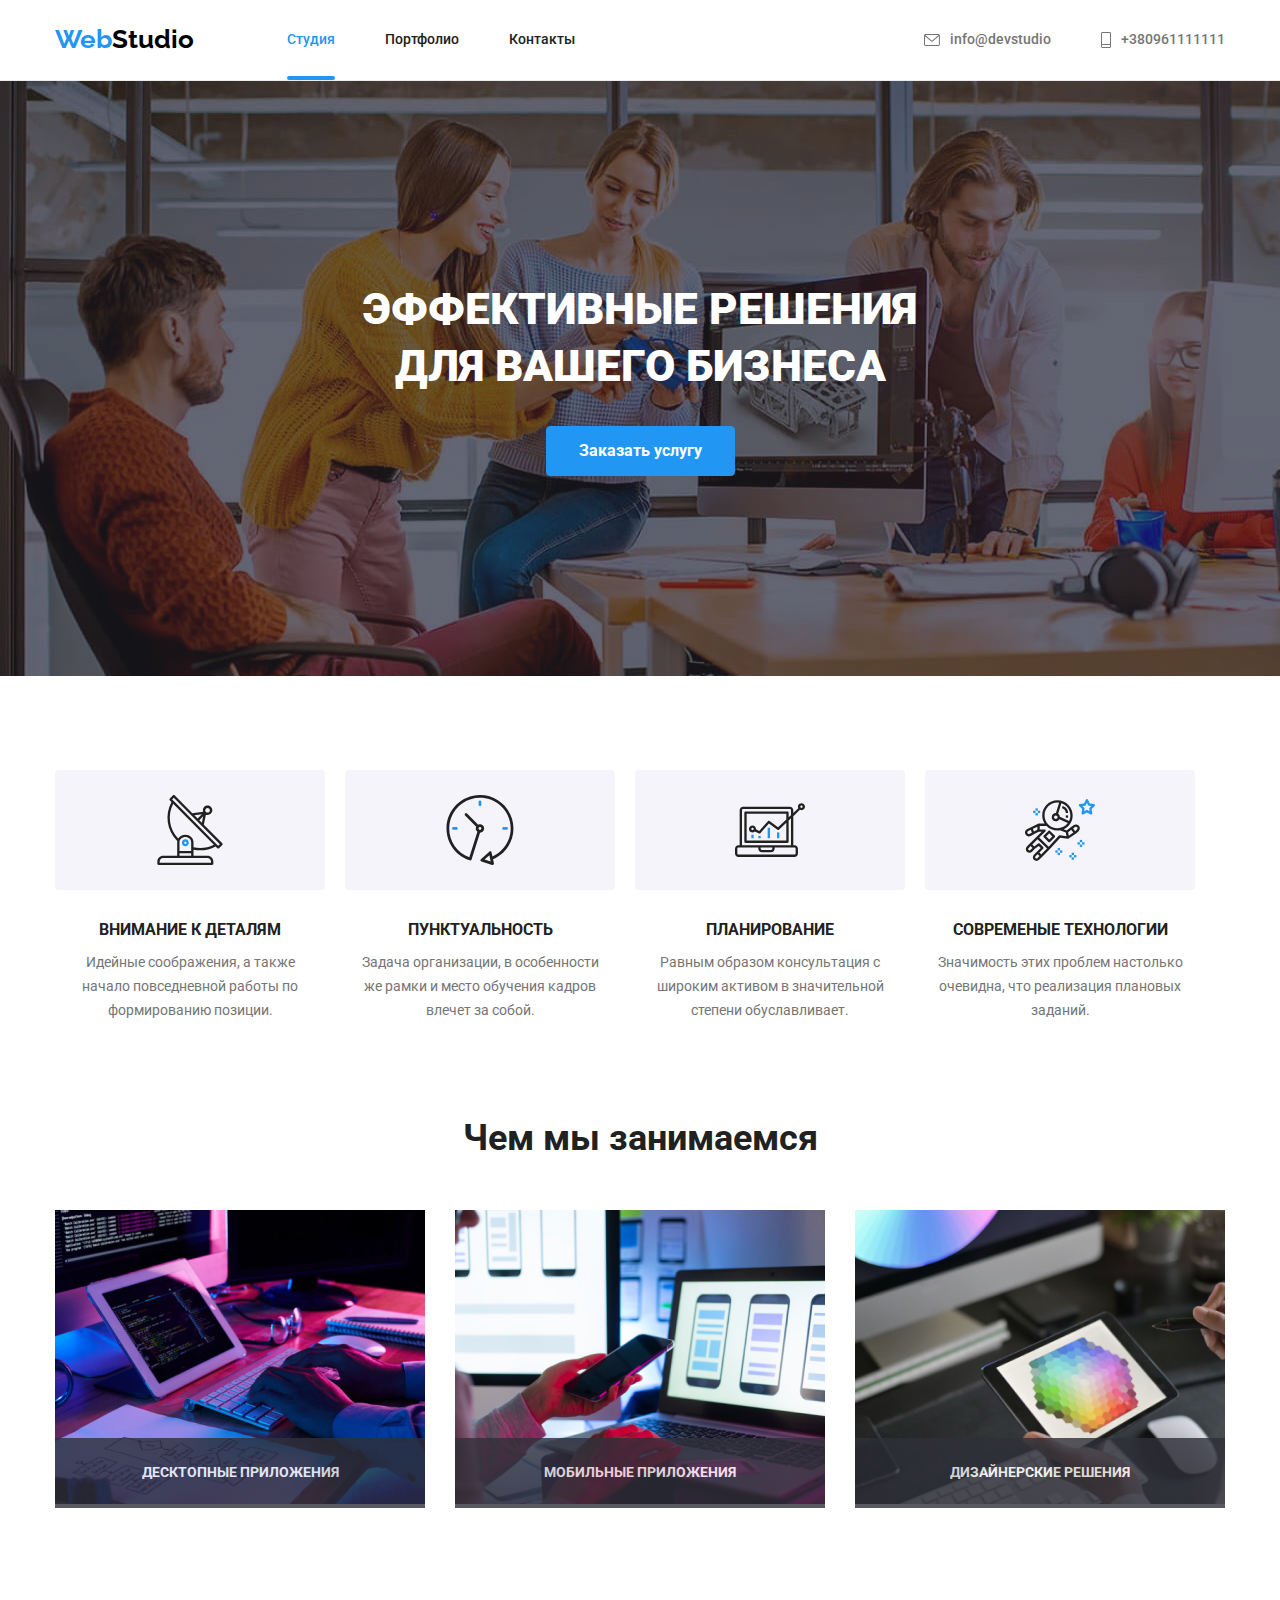
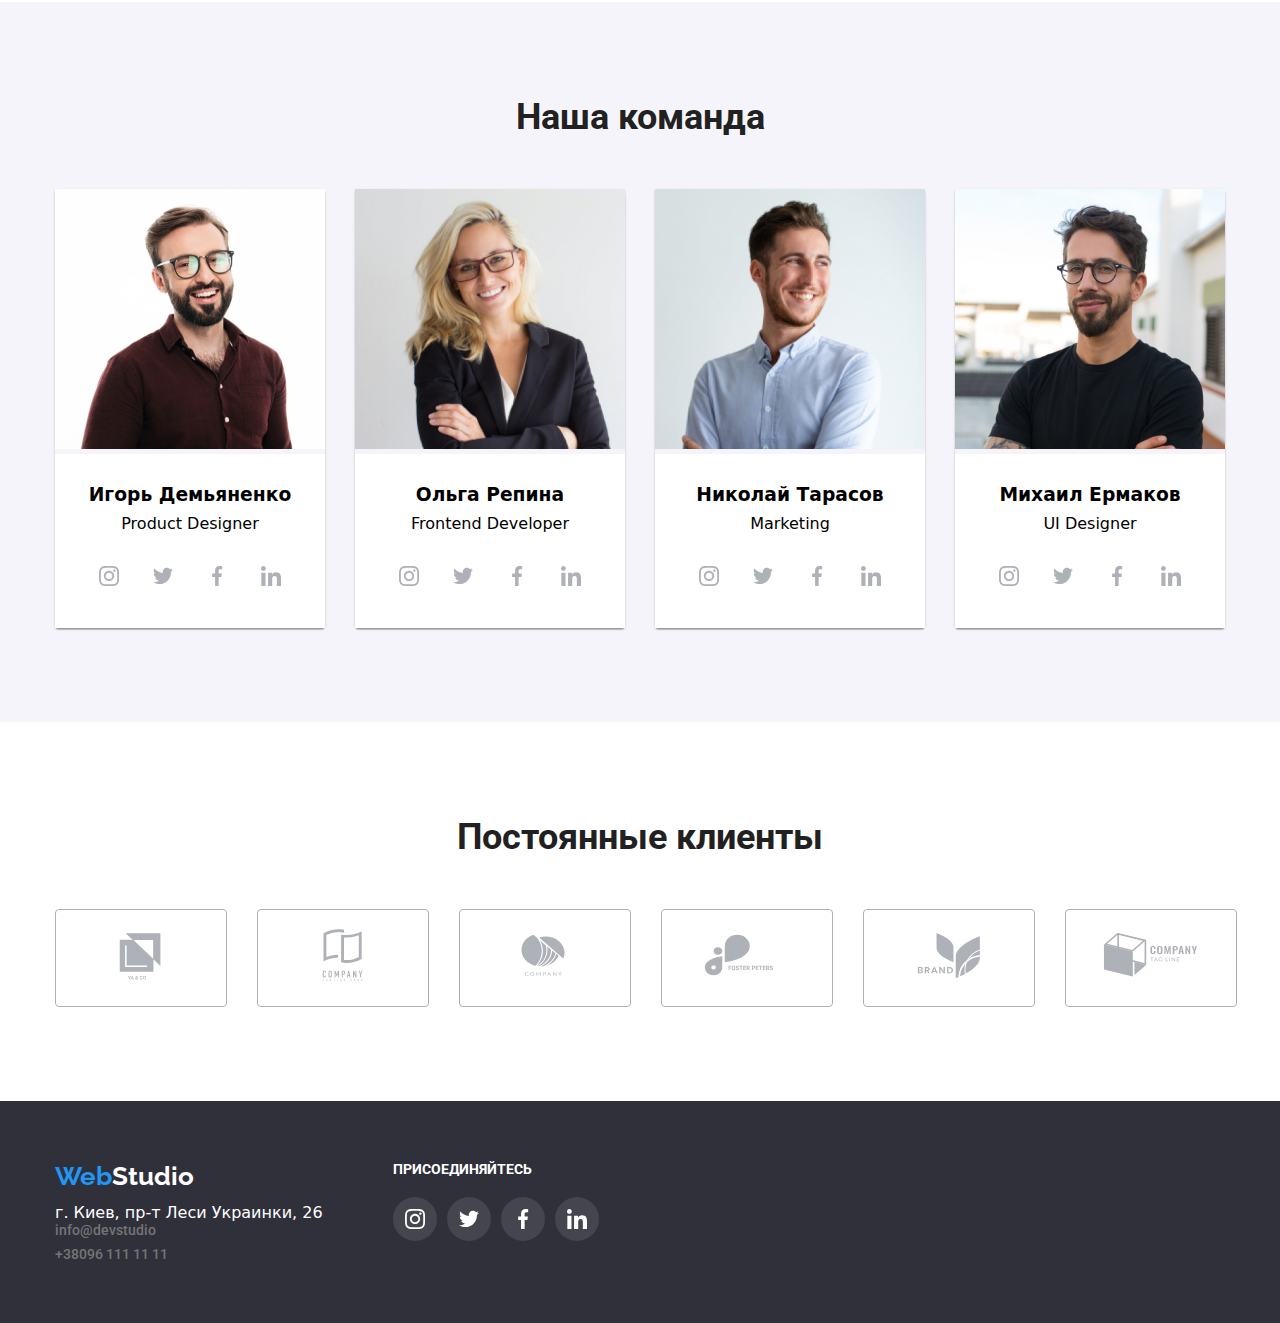
<file: index.html>
<!DOCTYPE html>
<html lang="ru">

<head>
    <meta charset="UTF-8">
    <meta http-equiv="X-UA-Compatible" content="IE=edge">
    <meta name="viewport" content="width=device-width, initial-scale=1.0">
    <title>Document</title>

    <link rel="stylesheet" href="https://cdnjs.cloudflare.com/ajax/libs/modern-normalize/1.0.0/modern-normalize.min.css">
    <link rel="stylesheet" href="./css/styles.css">
    <link rel="preconnect" href="https://fonts.gstatic.com">
    <link href="https://fonts.googleapis.com/css2?family=Raleway:wght@700&family=Roboto:wght@400;500;700;900&display=swap"
        rel="stylesheet">
</head>

<body>
    <header class="page-header">
        <div class="container">
        <!--upper part of site-->
        <a class="studio-link" href="./index.html"><span>Web</span>Studio</a>  
        <nav class="navigation" >
            <ul class="options">
                <li class="header-link">
                    <a class="link link-current" style="color: #2196F3" href="./index.html">Студия</a>
                </li>
                <li class="header-link">
                    <a class="link" href="./portfolio.html">Портфолио</a>
                </li>
                <li class="header-link">
                    <a class="link" href="">Контакты</a>
                </li>
            </ul>
        </nav>
    <!--h2-->
        <ul class="email phone">
            <li class="our-contacts">
               
            
            <a class="header-link mail" href="mail:info@devstudio"> <svg class="icon-contact">
                <use href="./images/symbol-defs.svg#icon-envelope"></use>
            </svg> info@devstudio</a>

            </li>
            <li class="our-contacts">
                
                
                <a class="header-link telephone" href="tel:+380961111111"> <svg class="icon-contact-phone">
                    <use href="./images/symbol-defs.svg#icon-Vector"></use>
                </svg> +380961111111</a>

            </li>
        </ul>

      </div>
    </header>

    <main>
        <!--first section-->
        <section class="main-title">
            <div class="box">
            <h1> Эффективные решения <br/> для вашего бизнеса</h1>
        </div>
             
        <button data-modal-open type="button" class="button-first" type="button">Заказать услугу</button>

            <div class="backdrop is-hidden" data-modal>
                <div class="modal">
                    <button class="modal-button" data-modal-close="">
                        <svg class="close">
                            <use href="./images/cross-defs.svg.svg#icon-cross "></use>
                        </svg>
                    </button>
                    
                </div>
            </div>

        </section>

        <!--description section-->
        <section class="details-section">

        <div class="container-details">

            <ul class="descript">
                <li>
                    <div class="box-one"></div>
                    <h3 class="small-title">ВНИМАНИЕ К ДЕТАЛЯМ</h3>
                    <p class="description">Идейные соображения, а также <br/> начало повседневной работы по <br/> формированию позиции.</p>
                </li>
                <li>
                    <div class="box-two"></div>
                    <h3 class="small-title">ПУНКТУАЛЬНОСТЬ</h3>
                    <p class="description">Задача организации, в особенности <br/> же рамки и место обучения кадров <br/> влечет за собой.</p>
                </li>
                <li>
                    <div class="box-three"></div>
                    <h3 class="small-title">ПЛАНИРОВАНИЕ</h3>
                    <p class="description">Равным образом консультация с <br/> широким активом в значительной <br/> степени обуславливает.</p>
                </li>
                <li>
                    <div class="box-four"></div>
                    <h3 class="small-title">СОВРЕМЕНЫЕ ТЕХНОЛОГИИ</h3>
                    <p class="description">Значимость этих проблем настолько <br/> очевидна, что реализация плановых <br/> заданий.</p>
                </li>
            </ul>
            
        </div>
        </section>

        <!--pictures section-->
<section class="container-pics-three">
<div class="container-pics">
            
    <h2>Чем мы занимаемся</h2>
             
    <ul class="card-set">
        <li class="item">

            <article class="three-pictures">
                <div class="main-pic">
                <img src="./images/pic1.jpg" alt="pic1" width="370" />
                
                <div class="small-pic">
                    <h6 class="small-name">Десктопные приложения</h6>

                </div>

                </div>
            </article>
        </li>

                <li class="item">

                    <article class="three-pictures">
                        <div class="main-pic">
                    <img src="./images/pic2.jpg" alt="pic2" width="370" />
                    <div class="small-pic">
                        <h6 class="small-name">Мобильные приложения</h6>
    
                    </div>
    
                    </div>
                </article>

                </li>

                <li class="item">

                    <article class="three-pictures">
                        <div class="main-pic">
                    <img src="./images/pic3.jpg" alt="pic3" width="370" />
                    <div class="small-pic">
                        <h6 class="small-name">Дизайнерские решения</h6>
    
                    </div>
    
                    </div>
                </article>

                </li>
            </ul>
        </div>
        </section>

        <!--our team section-->
        <section class="team-section">

            <div class="container-team">
                <h2>Наша команда</h2>

            <ul class="my-team">
                <li class="team-items">
                    <img src="./images/team1.jpg" alt="team1" width="270" />
                <div class="small-border">
                    <h3 class="small-title">Игорь Демьяненко</h3>
                    <p class="description">Product Designer</p>
                    <ul class="media">
                        <li class="media-icon">
                          <a class="change-insta" href="">
                              <svg class="insta-icon">
                                  <use href="./images/symbol-defs.svg#icon-instagram"></use>
                              </svg>
                          </a>
                        </li>
                        <li class="media-icon">
                            <a class="change-insta" href="">
                                <svg class="insta-icon">
                                    <use href="./images/symbol-defs.svg#icon-twitter"></use>
                                </svg>
                            </a>
                        </li>
                        <li class="media-icon">
                            <a class="change-insta" href="">
                                <svg class="insta-icon">
                                    <use href="./images/symbol-defs.svg#icon-facebook"></use>
                                </svg>
                            </a>
                        </li>
                        <li class="media-icon">
                            <a class="change-insta" href="">
                                <svg class="insta-icon">
                                    <use href="./images/symbol-defs.svg#icon-linkedin"></use>
                                </svg>
                            </a>
                        </li>
                    </ul>
                </div>  
                </li>
                 
                <li class="team-items">
                    <img src="./images/team2.jpg" alt="team2" width="270" />
                <div class="small-border-two">
                    <h3 class="small-title">Ольга Репина</h3>
                    <p class="description">Frontend Developer</p>
                <ul class="media">
                        <li class="media-icon">
                          <a class="change-insta" href="">
                              <svg class="insta-icon">
                                  <use href="./images/symbol-defs.svg#icon-instagram"></use>
                              </svg>
                          </a>
                        </li>
                        <li class="media-icon">
                            <a class="change-insta" href="">
                                <svg class="insta-icon">
                                    <use href="./images/symbol-defs.svg#icon-twitter"></use>
                                </svg>
                            </a>
                        </li>
                        <li class="media-icon">
                            <a class="change-insta" href="">
                                <svg class="insta-icon">
                                    <use href="./images/symbol-defs.svg#icon-facebook"></use>
                                </svg>
                            </a>
                        </li>
                        <li class="media-icon">
                            <a class="change-insta" href="">
                                <svg class="insta-icon">
                                    <use href="./images/symbol-defs.svg#icon-linkedin"></use>
                                </svg>
                            </a>
                        </li>
                </ul>
                </div>
                </li>
                <li class="team-items">
                    <img src="./images/team3.jpg" alt="team3" width="270" />
                <div class="small-border-three">
                    <h3 class="small-title">Николай Тарасов</h3>
                    <p class="description">Marketing</p>
                <ul class="media">
                        <li class="media-icon">
                          <a class="change-insta" href="">
                              <svg class="insta-icon">
                                  <use href="./images/symbol-defs.svg#icon-instagram"></use>
                              </svg>
                          </a>
                        </li>
                        <li class="media-icon">
                            <a class="change-insta" href="">
                                <svg class="insta-icon">
                                    <use href="./images/symbol-defs.svg#icon-twitter"></use>
                                </svg>
                            </a>
                        </li>
                        <li class="media-icon">
                            <a class="change-insta" href="">
                                <svg class="insta-icon">
                                    <use href="./images/symbol-defs.svg#icon-facebook"></use>
                                </svg>
                            </a>
                        </li>
                        <li class="media-icon">
                            <a class="change-insta" href="">
                                <svg class="insta-icon">
                                    <use href="./images/symbol-defs.svg#icon-linkedin"></use>
                                </svg>
                            </a>
                        </li>
                </ul>
                </div>
                </li>
                <li class="team-items">
                    <img src="./images/team4.jpg" alt="team4" width="270" />
                <div class="small-border-four">
                    <h3 class="small-title">Михаил Ермаков</h3>
                    <p class="description">UI Designer</p>
                <ul class="media">
                        <li class="media-icon">
                          <a class="change-insta" href="">
                              <svg class="insta-icon">
                                  <use href="./images/symbol-defs.svg#icon-instagram"></use>
                              </svg>
                          </a>
                        </li>
                        <li class="media-icon">
                            <a class="change-insta" href="">
                                <svg class="insta-icon">
                                    <use href="./images/symbol-defs.svg#icon-twitter"></use>
                                </svg>
                            </a>
                        </li>
                        <li class="media-icon">
                            <a class="change-insta"  href="">
                                <svg class="insta-icon">
                                    <use href="./images/symbol-defs.svg#icon-facebook"></use>
                                </svg>
                            </a>
                        </li>
                        <li class="media-icon">
                            <a class="change-insta" href="">
                                <svg class="insta-icon">
                                    <use href="./images/symbol-defs.svg#icon-linkedin"></use>
                                </svg>
                            </a>
                        </li>
                </ul>
                </div>
                </li>
            </ul>
        </div>
        </section>


        <section class="clients-section">
            <div class="container-clients">
                <h2>Постоянные клиенты</h2>
        <ul class="company-divide">
            
<li class="company-li">
    <a class="change-company" href="">
        <svg class="logo-icon">
            <use href="./images/symbol-defs-my.svg#icon-Logo"></use>
        </svg>
    </a>
</li>

<li class="company-li">
    <a class="change-company" href="">
        <svg class="logo-icon">
            <use href="./images/symbol-defs-my.svg#icon-Logo-1"></use>
        </svg>
    </a>
</li>
<li class="company-li">
    <a class="change-company" href="">
        <svg class="logo-icon">
            <use href="./images/symbol-defs-my.svg#icon-Logo-2"></use>
        </svg>
    </a>
</li>
<li class="company-li">
    <a class="change-company" href="">
        <svg class="logo-icon">
            <use href="./images/symbol-defs-my.svg#icon-Logo-3"></use>
        </svg>
    </a>
</li>
<li class="company-li">
    <a class="change-company" href="">
        <svg class="logo-icon">
            <use href="./images/symbol-defs-my.svg#icon-Logo-4"></use>
        </svg>
    </a>
</li>
<li class="company-li">
    <a class="change-company" href="">
        <svg class="logo-icon">
            <use href="./images/symbol-defs-my.svg#icon-Logo-5"></use>
        </svg>
    </a>
</li>
                
        </ul>
            </div>
        </section>

</main>


    <footer>
        <div class="last-container">
   
            <div class="footer-contacts">
            <a class="website-name-footer" href="./index.html"><span>Web</span>Studio</a>
            
            <adress>
                
                <p>г. Киев, пр-т Леси Украинки, 26</p>
                    
            <ul>
                        <li>
                            <a class="header-link one" href="mailto:info@devstudio">info@devstudio</a>
                        </li>
                        <li>
                            <a class="header-link" href="tel:+380961111111">+38096 111 11 11</a>
                        </li>
            </ul>      
            </adress>    
            </div>  
          

            <ul class="footer-icons">
                <h3 class="adress-divide">ПРИСОЕДИНЯЙТЕСЬ</h3>
                <ul class="footer-media">
                    <li class="media-icon">
                      <a class="last-icons" href="">
                          <svg class="button-icon my-footer">
                              <use href="./images/symbol-defs.svg#icon-instagram"></use>
                          </svg>
                      </a>
                    </li>
                    <li class="media-icon">
                        <a class="last-icons" href="">
                            <svg class="button-icon my-footer">
                                <use href="./images/symbol-defs.svg#icon-twitter"></use>
                            </svg>
                        </a>
                    </li>
                    <li class="media-icon">
                        <a class="last-icons" href="">
                            <svg class="button-icon my-footer">
                                <use href="./images/symbol-defs.svg#icon-facebook"></use>
                            </svg>
                        </a>
                    </li>
                    <li class="media-icon">
                        <a class="last-icons" href="">
                            <svg class="button-icon my-footer">
                                <use href="./images/symbol-defs.svg#icon-linkedin"></use>
                            </svg>
                        </a>
                    </li>
            </ul>
           
    </ul>
                     
            
            </div>
   
    </footer>

    <script src="./js/modal.js"></script>
    
</body>

</html>
</file>
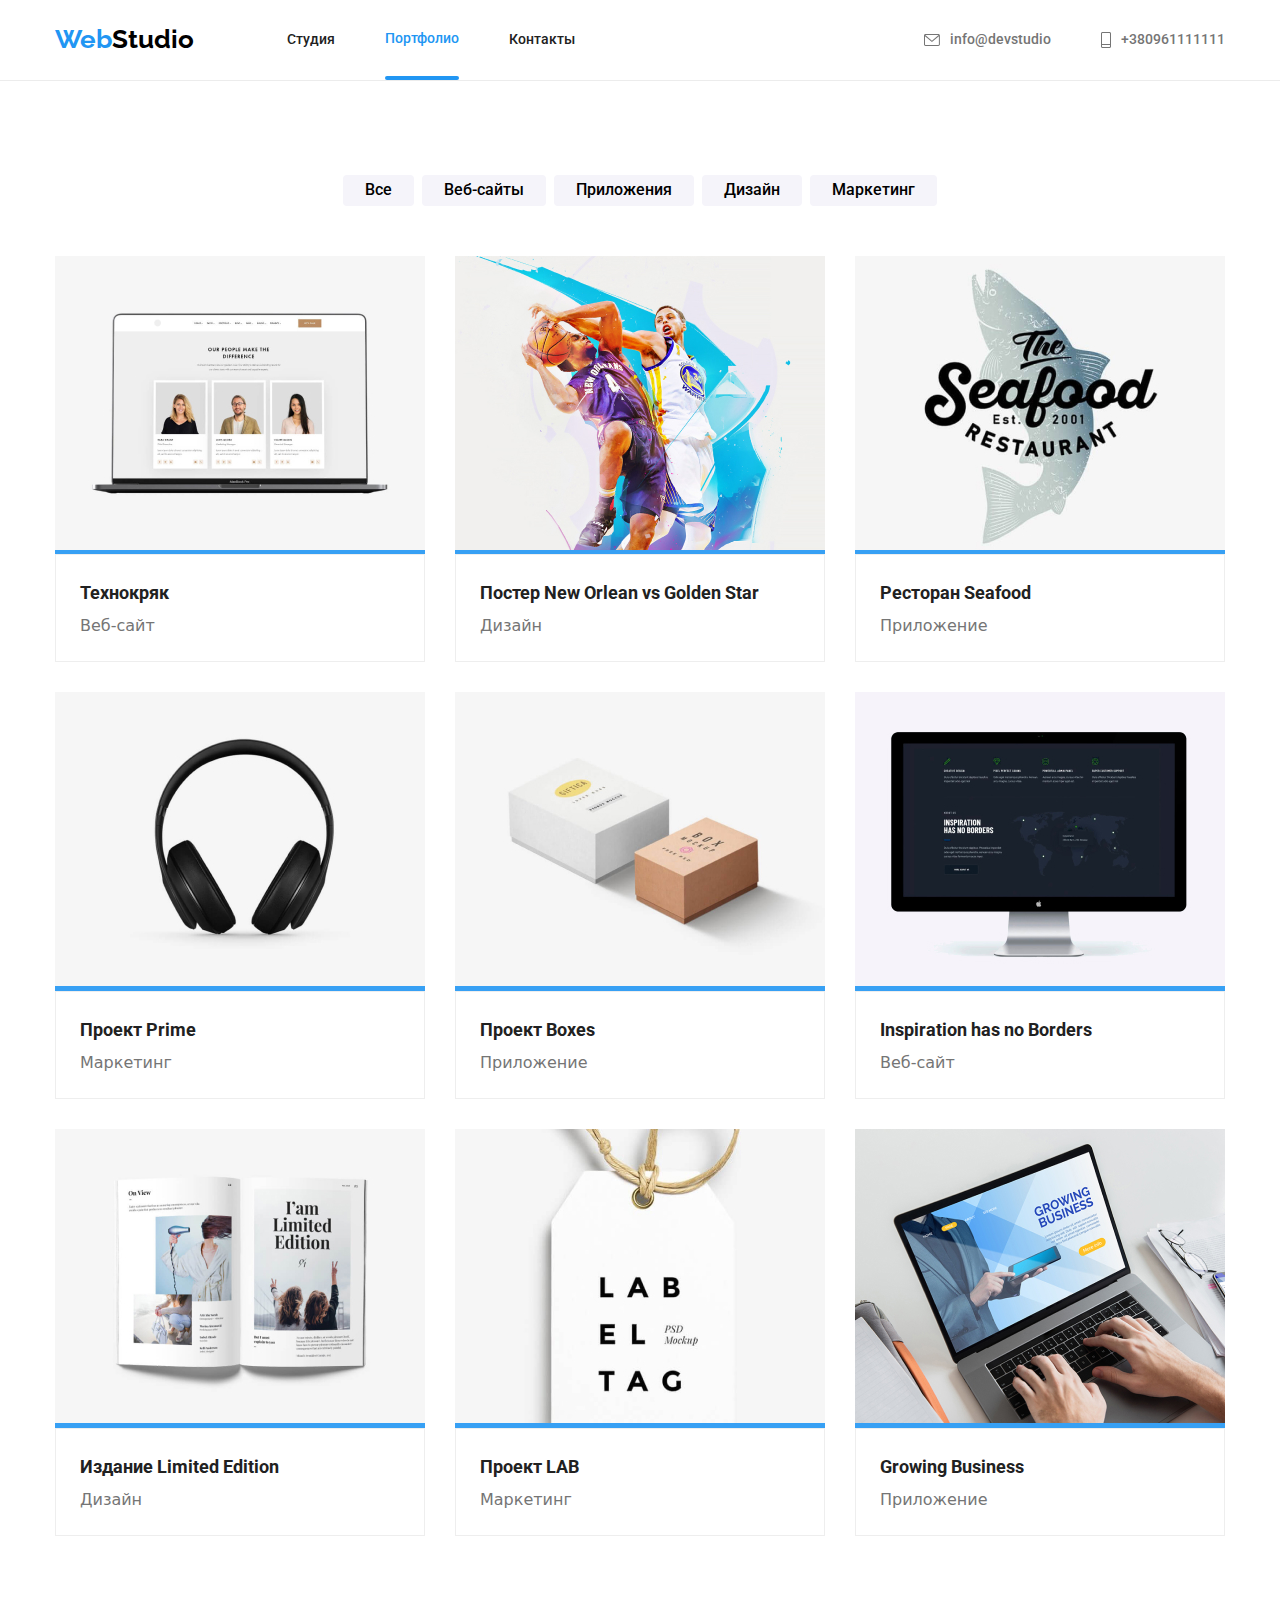
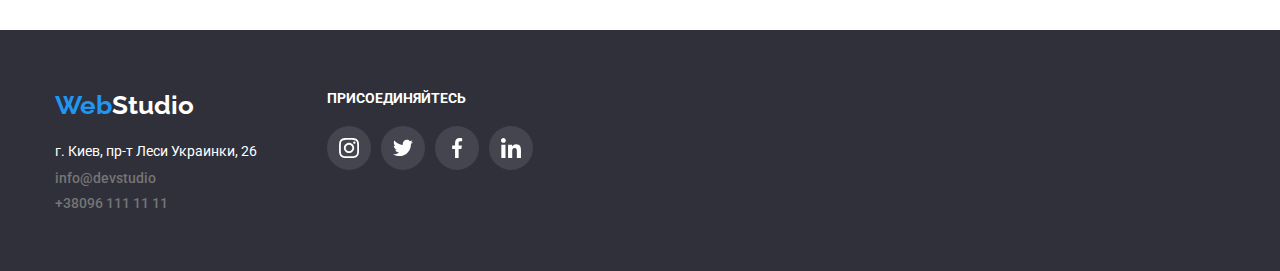
<file: portfolio.html>
<!DOCTYPE html>
<html lang="en">
<head>
    <meta charset="UTF-8">
    <meta http-equiv="X-UA-Compatible" content="IE=edge">
    <meta name="viewport" content="width=device-width, initial-scale=1.0">
    <title>Document</title>
    
    <link rel="stylesheet" href="https://cdnjs.cloudflare.com/ajax/libs/modern-normalize/1.0.0/modern-normalize.min.css">
    <link rel="stylesheet" href="./css/styles.css">
    <link rel="preconnect" href="https://fonts.gstatic.com">
    <link href="https://fonts.googleapis.com/css2?family=Raleway:wght@700&family=Roboto:wght@400;500;700;900&display=swap"
        rel="stylesheet">
</head>
<body>
    <header class="page-header">
        <div class="container">
        <!--upper part of site-->
        <a class="studio-link" href="./index.html"><span>Web</span>Studio</a>  
        <nav class="navigation" >
            <ul class="options">
                <li class="header-link">
                    <a class="link" href="./index.html">Студия</a>
                </li>
                <li class="header-link">
                    <a class="link-current" style="color: #2196F3" href="./portfolio.html">Портфолио</a>
                </li>
                <li class="header-link">
                    <a class="link" href="">Контакты</a>
                </li>
            </ul>
        </nav>
    <!--h2-->
    <ul class="email phone">
        <li class="our-contacts">
              
        <a class="header-link mail" href="mail:info@devstudio"> <svg class="icon-contact">
            <use href="./images/symbol-defs.svg#icon-envelope"></use>
        </svg> info@devstudio</a>

        </li>
        <li class="our-contacts">
            
            <a class="header-link telephone" href="tel:+380961111111"> <svg class="icon-contact-phone">
                <use href="./images/symbol-defs.svg#icon-Vector"></use>
            </svg> +380961111111</a>

        </li>
    </ul>

      </div>
    </header>

<main>
    <!--buttons section-->
<section class="container-buttons bigger-section">
<div class="container-pictures">

    <ul class="buttons">
        <li class="button-list">
            <button type="button" class="button-one">Все</button>
        </li>
        <li class="button-list">
            <button type="button" class="button-one">Веб-сайты</button>
        </li>
        <li class="button-list">
            <button type="button" class="button-one">Приложения</button>
        </li>
        <li class="button-list">
            <button type="button" class="button-one">Дизайн</button>
        </li>
        <li class="button-list"> 
            <button type="button" class="button-one">Маркетинг</button>
        </li>
    </ul>



<!--pictures -->


    <ul class="first-pics">

    <li class="last-pics">
    <a class="thumb" href="">
    <article>

        <div class="overlay-card">
            <img src="./images/proj1.jpg" alt="project1" width="370" />

            <div class="proj-overlay">
                <p class="overlay-text">
                    Технокряк это современная площадка распространения коронавируса. Компании используют эту платформу для цифрового шпионажа и атак на защищённые сервера конкурентов.
                </p>

           </div>
        </div>


        <div class="big-border">
            <h4>Технокряк</h4>
            <h5>Веб-сайт</h5>
        </div>
    </article>
    </a>
    </li>
    
        <li class="last-pics">
            <a class="thumb" href="">
                <article>
            
                    <div class="overlay-card">
            <img src="./images/proj2.jpg" alt="project2" width="370" />
            <div class="proj-overlay">
                <p class="overlay-text">
                    Технокряк это современная площадка распространения коронавируса. Компании используют эту платформу для цифрового шпионажа и атак на защищённые сервера конкурентов.
                </p>

           </div>
        </div>
        <div class="big-border">
            <h4>Постер New Orlean vs Golden Star</h4>
            <h5>Дизайн</h5>
        </div>
        </li>

        <li class="last-pics">
            <a class="thumb" href="">
                <article>
            
                    <div class="overlay-card">
            <img src="./images/proj3.jpg" alt="project3" width="370" />
            <div class="proj-overlay">
                <p class="overlay-text">
                    Технокряк это современная площадка распространения коронавируса. Компании используют эту платформу для цифрового шпионажа и атак на защищённые сервера конкурентов.
                </p>

           </div>
        </div>
        <div class="big-border"> 
            <h4>Ресторан Seafood</h4>
            <h5>Приложение</h5>
        </div>
        </li>

        <li class="last-pics">
            <a class="thumb" href="">
                <article>
            
                    <div class="overlay-card">
            <img src="./images/proj4.jpg" alt="project4" width="370" />
            <div class="proj-overlay">
                <p class="overlay-text">
                    Технокряк это современная площадка распространения коронавируса. Компании используют эту платформу для цифрового шпионажа и атак на защищённые сервера конкурентов.
                </p>

           </div>
        </div>
        <div class="big-border">
            <h4>Проект Prime</h4>
            <h5>Маркетинг</h5>
        </div>
        </li>

        <li class="last-pics">
            <a class="thumb" href="">
                <article>
            
                    <div class="overlay-card">
            <img src="./images/proj5.jpg" alt="project5" width="370" />
            <div class="proj-overlay">
                <p class="overlay-text">
                    Технокряк это современная площадка распространения коронавируса. Компании используют эту платформу для цифрового шпионажа и атак на защищённые сервера конкурентов.
                </p>

           </div>
        </div>
        <div class="big-border">
            <h4>Проект Boxes</h4>
            <h5>Приложение</h5>
        </div>
        </li>

        <li class="last-pics">
            <a class="thumb" href="">
                <article>
            
                    <div class="overlay-card">
            <img src="./images/proj6.jpg" alt="project6" width="370" />
            <div class="proj-overlay">
                <p class="overlay-text">
                    Технокряк это современная площадка распространения коронавируса. Компании используют эту платформу для цифрового шпионажа и атак на защищённые сервера конкурентов.
                </p>

           </div>
        </div>
        <div class="big-border">
            <h4>Inspiration has no Borders</h4>
            <h5>Веб-сайт</h5>
        </div>
        </li>

        <li class="last-pics">
            <a class="thumb" href="">
                <article>
            
                    <div class="overlay-card">
            <img src="./images/proj7.jpg" alt="project7" width="370" />
            <div class="proj-overlay">
                <p class="overlay-text">
                    Технокряк это современная площадка распространения коронавируса. Компании используют эту платформу для цифрового шпионажа и атак на защищённые сервера конкурентов.
                </p>

           </div>
        </div>
        <div class="big-border">
            <h4>Издание Limited Edition</h4>
            <h5>Дизайн</h5>
        </div>
        </li>

        <li class="last-pics">
            <a class="thumb" href="">
                <article>
            
                    <div class="overlay-card">
            <img src="./images/proj8.jpg" alt="project8" width="370" />
            <div class="proj-overlay">
                <p class="overlay-text">
                    Технокряк это современная площадка распространения коронавируса. Компании используют эту платформу для цифрового шпионажа и атак на защищённые сервера конкурентов.
                </p>

           </div>
        </div>
        <div class="big-border">
            <h4>Проект LAB</h4>
            <h5>Маркетинг</h5>
        </div>
        </li>

        <li class="last-pics">
            <a class="thumb" href="">
                <article>
            
                    <div class="overlay-card">
            <img src="./images/proj9.jpg" alt="project9" width="370" />
            <div class="proj-overlay">
                <p class="overlay-text">
                    Технокряк это современная площадка распространения коронавируса. Компании используют эту платформу для цифрового шпионажа и атак на защищённые сервера конкурентов.
                </p>

           </div>
        </div>
        <div class="big-border">
            <h4>Growing Business</h4>
            <h5>Приложение</h5>
        </div>
        </li>
    </ul>

</div>
</section>

</main>

<footer>
    
        <div class="last-container">
   
<ul class="footer-contacts">
<a class="website-name-footer" href="./index.html"><span>Web</span>Studio</a>

<adress>
    <div class="container-adress">
    <h6>г. Киев, пр-т Леси Украинки, 26</h6>
        

            <li>
                <a class="header-link one" href="mailto:info@devstudio">info@devstudio</a>
            </li>
            <li>
                <a class="header-link" href="tel:+380961111111">+38096 111 11 11</a>
            </li>
    </div>        
</adress>    
</ul>     

<ul class="footer-icons">
            <h3 class="adress-divide">ПРИСОЕДИНЯЙТЕСЬ</h3>
            <ul class="footer-media">
                <li class="media-icon">
                  <a class="last-icons" href="">
                      <svg class="button-icon my-footer">
                          <use href="./images/symbol-defs.svg#icon-instagram"></use>
                      </svg>
                  </a>
                </li>
                <li class="media-icon">
                    <a class="last-icons" href="">
                        <svg class="button-icon my-footer">
                            <use href="./images/symbol-defs.svg#icon-twitter"></use>
                        </svg>
                    </a>
                </li>
                <li class="media-icon">
                    <a class="last-icons" href="">
                        <svg class="button-icon my-footer">
                            <use href="./images/symbol-defs.svg#icon-facebook"></use>
                        </svg>
                    </a>
                </li>
                <li class="media-icon">
                    <a class="last-icons" href="">
                        <svg class="button-icon my-footer">
                            <use href="./images/symbol-defs.svg#icon-linkedin"></use>
                        </svg>
                    </a>
                </li>
        </ul>
       
</ul>
         
    

</div>

</footer>

</body>
</html>
</file>
<file: css/styles.css>
:root {
  --accent-color: var(--accent-color) #2196f3;
  --main-colour: #212121;
  --second-colour: #757575;
  --main-title-color: #ffffff;
  --button-color: #ffffff;
  --p-color: #757575;
  --adress-color: #ffffff;

}

/*універсальний селектор */

/** {
  box-sizing: border-box;
  margin: 0px;
  padding: 0px;}*/


span {
  color: #2196f3;
}

.main-title h1{
text-transform: uppercase;
font-family: Roboto;
font-style: normal;
font-weight: 900;
font-size: 44px;
line-height: 1.3;
color: #FFFFFF;
text-align: center;
margin-top: 0;
}
.backdrop{
  visibility: inherit;
  position: fixed;
  top: 0;
  left: 0;
  width: 100%;
  height: 100%;
  background-color: rgba(0, 0, 0, 0.2);;
  opacity: 1;
  transition: opacity 250ms cubic-bezier(0.4, 0, 0.2, 1), visibility 250ms cubic-bezier(0.4, 0, 0.2, 1);
}
.backdrop.is-hidden{
opacity: 0;
pointer-events: none;
visibility: hidden;
}

.close{
  fill: black;
  stroke: 1px;
  width: 30px;
  height: 30px;
  background-color: transparent;
}
.modal{
  position: absolute;
  top: 50%;
  left: 50%;
  transform: translate(-50%, -50%) scale(1);

  width: 528px;
  height: 581px;
  background-color: #FFFFFF;
  padding: 40px 43px;
  box-shadow: 0px 1px 3px rgba(0, 0, 0, 0.12), 0px 1px 1px rgba(0, 0, 0, 0.14), 0px 2px 1px rgba(0, 0, 0, 0.2);
  border-radius: 4px; 
}

.modal-button{
position: absolute;
top: 8px;
right: 8px;
width: 30px;
height: 30px;
background-color: white;
border: 1px solid rgba(0, 0, 0, 0.1);
border-radius: 50%;
margin-top: 8px;
margin-right: 8px;
display: flex;
align-items: center;
cursor: pointer;
transition: fill 250ms cubic-bezier(0.4, 0, 0.2, 1);
}
.modal-button:hover,
.modal-button:focus{
  fill: #2196F3;
}



.box {
  width: 1200px;
  margin-left: auto;
  margin-right: auto;
  margin-bottom: 0;
}
.main-title{
  max-width: 1600px;
  padding-top: 200px;
  padding-bottom: 200px;
  margin: 0 auto;
  background: linear-gradient( to right, rgba(47, 48, 58, 0.4), rgba(47, 48, 58, 0.4)),url(../images/background.jpg);
background-size: 1600px;
}
  
.header-link {
color: #757575;
font-family: Roboto;
font-style: normal;
font-weight: 500;
font-size: 14px;
line-height: 1.1;
transition-property: color;
transition-duration: 250ms;
transition-timing-function: cubic-bezier(0.4, 0, 0.2, 1);

}

.one{
  margin-bottom: 9px;
  margin-top: 9px;
}

.header-link:hover,
.header-link:focus {
  color: #2196f3;
  transition-property: color;
  transition-duration: 250ms;
  transition-timing-function: cubic-bezier(0.4, 0, 0.2, 1);
 
}



.phone a {
  display: flex;
  align-items: center;
}

.mail::before{
background-image: url(../images/team2.jpg);
fill: red;
width: 16px;
height: 12px;
stroke: #757575;

}


.email-icon:hover {
  stroke: #2196F3 ;
  fill: #2196F3;
}

.icon-contact{
width: 16px;
height: 12px;
fill: #757575;
margin-right: 10px;
fill: currentColor;
}

.icon-contact:hover{
  border: 1px;
  fill: #2196F3;
}

.icon-contact-phone{
  width: 10px;
  height: 16px;
  fill: #757575; 
  margin-right: 10px;
  fill: currentColor;
}
.our-contacts{
  display: flex;
  align-items: center;
}

.icon-contact-phone:hover{
  border: 1px;
  fill: #2196F3;
}

/*.our-contacts a{
margin-left: 10px;
}*/

  .email {
  display: flex;
  margin-left: auto;
  font-family: Roboto;
  font-style: normal;
  font-weight: 500;
  font-size: 14px;
  line-height: 1.14px;
  }
  .email li:not(:last-child) {
    margin-right: 50px;
  }

.studio-link{
  font-family: Raleway;
  font-style: normal;
  font-weight: bold;
  font-size: 26px;
  line-height: 1.2;
  color: #000000;
  margin-right: 93px;
  }

  /*.container-buttons li {
  display: inline-block;
  font-family: Roboto;
  font-style: normal;
  font-weight: 500;
  font-size: 16px;
  line-height: 1.6;
  color: var(--main-colour);
  background-color: #F5F4FA;
  border-radius: 4px; 
  width: 1200px;
  margin: 0 auto;
  margin-bottom: 50px;
 }*/



.container-buttons:hover,
:focus {color: white;
}
.bigger-section{
  padding-top: 94px;
  padding-bottom: 94px;
}
.button-one {
text-align: center;
cursor: pointer;
padding: 6px 22px;
background-color: #f5f4fa;
border: transparent;
border-radius: 4px;
font-family: Roboto;
font-weight: 500;
transition-duration: 250ms;
box-shadow: color;
transition-property: background-color, color, box-shadow;
transition-timing-function: cubic-bezier(0.4, 0, 0.2, 1);
}

.button-one:hover,
.button-one:focus {
  color: white;
  background-color: #2196F3;

  box-shadow: 0px 3px 1px rgba(0, 0, 0, 0.1), 0px 1px 2px rgba(0, 0, 0, 0.08), 0px 2px 2px rgba(0, 0, 0, 0.12);
}
ul {
  list-style: none;
  margin: 0;
  padding: 0;

}

a {
  text-decoration: none;
  color: inherit;
}

.darkFontSecond {
  background-color: #2f303a;
  width: 1600px;
  height: 252px;
  left: 0px;
  top: 1628px;
}
/*section {
  background: #e5e5e5;*/

.page {
  border: 1px solid black;
}
  .page-header {
    border-bottom: 1px solid #ECECEC;
    padding-top: 24px;
    padding-bottom: 24px;
  }

/*section {
  background: #e5e5e5;*/
}


background-image: url("../images/background.jpg");
h1 {
  display: inline-block;
 list-style: none;
 margin: 0;
 padding: 0;
 margin-top: 0;
 margin-bottom: 30px;
}
.container {
  display: flex;
  width: 1200px;
  padding-left: 15px;
  padding-right: 15px;
  margin: 0 auto;
  align-items: center;
  border-bottom: 1px solid transparent;
}
.navigation a {
  align-items: center;
  display: flex;
  font-family: Roboto;
  font-size: 14px;
  font-style: normal;
  font-weight: 500;
  line-height: 1.1;
  color: var(--main-colour);
 
}
.navlist {
display: flex;
margin-top: 32px;
margin-bottom: 32px;
margin-left: 93px;
width: 294px;
}

.descript{
  display: flex;
  justify-content: space-between;
  margin-right: 30px;
}

.navlist > .header-link:not(:last-child) {
  margin-right: 50px;
}

.contactlist {
  display: flex;
  margin-left: auto;
}

.options .link{
  text-decoration: none;
  font-weight: 500;
  font-size: 14px;
  line-height: 1.2;
  transition-property: color;
  transition-duration: 250ms;
  transition-timing-function: cubic-bezier(0.4, 0, 0.2, 1);
}
.options:hover,
.options:focus{
color: #2196F3;
}
.link-current{
  color: #2196F3;
  position: relative;
}

.link-current::after{
  display: block;
  content: "";
  position: absolute;
  left: 0;
  bottom: 0;
  top: 45px;
  display: block;
  width: 100%;
  height: 4px;
  background-color: #2196F3;
  opacity: 0;
  transition: opacity 250ms cubic-bezier(0.4, 0, 0.2, 1);
}
.link-current::after{
  opacity: 1;
  border-radius: 2px;
}
.link:hover,
.link:focus{
  color: #2196F3;
  transition-timing-function: cubic-bezier(0.4, 0, 0.2, 1);
  transition-duration: 250ms;
}
.options {
  display: flex;
  /*margin-top: 32px;
  margin-bottom: 32px;
  margin-left: 93px;
  width: 294px;*/
  justify-content: space-between;
  }

.options li:not(:last-child) {
  margin-right: 50px;
}


.header-link {
  display: block;
  position: relative;
  text-decoration: none;

}

.buttons {
display: flex;
justify-content: center;
margin-bottom: 50px;
}

.buttons >.button-list:not(:last-child){
  margin-right: 8px;
}
.button-first:hover,
.button-first:focus {
  color: white;
}

.button-first  {
  font-family: Roboto;
  font-weight: 700;
  font-style: normal;
  font-size: 16px;
  line-height: 1.8;
  color: var(--button-color);
  background-color: #2196F3;
  border-radius: 4px;
  cursor: pointer;
  padding: 10px 32px;
  border: 1px solid #2196F3;
  margin-top: 30px;
  margin-left: auto;
  margin-right: auto;
  display: block;
  cursor: pointer;
}

h3{
  list-style: none;
 margin: 0;
 padding: 0;
 margin-bottom: 10px;
}
p{
 margin: 0;
 padding: 0;
}

.small-border{
  padding-top: 30px;
  padding-bottom: 30px;
  padding-left: 32px;
 padding-right: 32px;
 text-align: center;
 background-color: #ffffff;
}
.small-border-two{
  padding-top: 30px;
  padding-bottom: 30px;
  padding-left: 32px;
 padding-right: 32px;
 text-align: center;
 background-color: #ffffff;
  
}
.small-border-three{
  padding-top: 30px;
  padding-bottom: 30px;
  padding-left: 32px;
 padding-right: 32px;
 text-align: center;
 background-color: #ffffff;
  
}
.small-border-four{
  padding-top: 30px;
  padding-bottom: 30px;
  padding-left: 32px;
 padding-right: 32px;
 text-align: center;
 background-color: #ffffff;
  
}
.details-section{
  padding-top: 94px;
  padding-bottom: 94px;
}
.container-details{
  width: 1200px;
  padding-left: 15px;
  padding-right: 15px;
  margin: 0 auto;
}
.container-details h3 {
  font-family: Roboto;
  font-style: normal;
  font-weight: bold;
  font-size: 16px;
  line-height: 1.3;
  color: var(--main-colour);
}
.container-details p {
  font-family: Roboto;
  font-style: normal;
  font-weight: normal;
  font-size: 14px;
  line-height: 1.7;
  color: var(--second-colour);
}
.small-title {
  margin-bottom: 10px;
  text-align: center;
}

.box-one{
width: 270px;
height: 120px;
background: #F5F4FA;
border-radius: 4px;

background-image: url(../images/description.svg);
background-repeat: no-repeat;
background-position: center;
margin-bottom: 30px;
display: flex;
align-items: center;
justify-content: space-between;
}

.box-two{
  width: 270px;
  height: 120px;
  background: #F5F4FA;
  border-radius: 4px;
  background-image: url(../images/description-1.svg);
  background-repeat: no-repeat;
  background-position: center;
  margin-bottom: 30px;
display: flex;
align-items: center;
justify-content: space-between;
  }

.box-three{
  width: 270px;
  height: 120px;
  background: #F5F4FA;
  border-radius: 4px;
  
  background-image: url(../images/description-2.svg);
  background-repeat: no-repeat;
  background-position: center;
  margin-bottom: 30px;
display: flex;
align-items: center;
justify-content: space-between;
}

.box-four{
width: 270px;
height: 120px;
background: #F5F4FA;
border-radius: 4px;

background-image: url(../images/description-3.svg);
background-repeat: no-repeat;
background-position: center;
margin-bottom: 30px;
display: flex;
align-items: center;
justify-content: space-between;
}

 h2{
  font-family: Roboto;
  font-style: normal;
  font-weight: bold;
  font-size: 36px;
  line-height: 1.2;
  color: var(--main-colour);
  
}
.container-pics{
width: 1200px;
padding-left:15px ;
padding-right: 15px;
margin: 0 auto;
padding-bottom: 94px;

.container-pics-three{
  padding-bottom: 94px;
}
}


.main-pic{
position: relative;
}
.small-pic{
position: absolute;
width: 370px;
height: 70px;
background-color: #2F303A;
opacity: 80%;
bottom: 0;
display: flex;
align-items: center;
justify-content: center;
}

.small-pic h6{
  text-align: center;
  font-family:Roboto;
  font-weight: 700;
  font-style: normal;
  font-size: 14px;
  line-height: 1.14;
color: #FFFFFF;
text-transform: uppercase;
margin-left: auto;
margin-right: auto;
margin: 0;
padding: 0;
 
}

.card-set {
  padding: 0px;
  margin: 0px;
  list-style: none;
  display: flex;
  flex-wrap: wrap;
}

.card-set >.item:not(:last-child) {
margin-right: 30px;
}

.container-team{
  width: 1200px;
  margin-left: auto;
  margin-right: auto;
  background-color: #F5F4FA;
  padding-left: 15px;
  padding-right: 15px;
}

.team-section{
  padding-top: 94px;
  padding-bottom: 94px ;
  background-color:#F5F4FA;
}
.my-team {
  display: flex;
  margin: 0;
  padding: 0;
  list-style: none;
}
.my-team > .team-items:not(:last-child) {
margin-right: 30px;
}

p{
  text-align: center;
}

.social-media{
  width: 44px;
  height: 44px;
  background-color: rgba(255, 255, 255, 0.1);;
  border-radius: 50px;
  justify-content: center;
  align-items: center;
}

.social-media:hover,
.social-media:focus {
  border: 1px;
  fill: white;
  color: #2196F3;
}



.insta-icon{
  width: 20px;
  height: 20px;
}

.change-insta {
  
width: 44px;
height: 44px;
display: flex;
border-radius: 50px;
justify-content: center;
align-items: center;

fill: #AFB1B8;
background-color:transparent;
transition-property: fill, background-color;
transition-duration: 250ms;
transition-timing-function: cubic-bezier(0.4, 0, 0.2, 1);

}

.change-insta:hover,
.change-insta:focus {
  background-color:#2196F3;
  fill: white;
}

.my-footer {
  width: 20px;
  height: 20px;
  fill: white;
  justify-content: center;
  align-items: center;
}
.media {
  display: flex;
  width: 206px;
  margin: 0;
  padding: 0;
  margin-top: 20px;
  justify-content: space-between;
  margin-left: auto;
  margin-right: auto;
}
footer{
  padding-top: 60px;
  padding-bottom: 60px;
  background-color: #2f303a;
}
}
.footer-icons{
  display: flex;
  width: 206px;
  margin: 0;
  padding: 0;
  margin-top: 20px;
  margin-left: auto;
  margin-right: auto;
}

.footer-media{
 display: flex;
 width: 206px;
 margin: 0;
 padding: 0;
 margin-top: 20px;
 justify-content: space-between;
 margin-left: auto;
 margin-right: auto;
}

/*.footer-icons{
  display: flex;
  flex-direction: column;
  justify-content: space-between;
}*/
.last-icons{
width: 44px;
height: 44px;
background-color: rgba(255, 255, 255, 0.1);
display: flex;
border-radius: 50px;
justify-content: center;
transition-property:background-color;
align-items: center;
transition-duration: 250ms;
transition-timing-function: cubic-bezier(0.4, 0, 0.2, 1);
}


.last-icons:hover,
.last-icons:focus{
background-color: #2196F3;
}

.media > .media-icon:not(:last-child){
  margin-right: 10px;
}




.footer-media {
  display: flex;
  width: 206px;
  margin: 0;
  padding: 0;
  margin-top: 20px;
  justify-content: space-between;
  margin-left: auto;
  margin-right: auto;
}
.footer-media > .media-icon:not(:last-child){
  margin-right: 10px;
}



/*.footer-media li{
width: 44px;
height: 44px;
background-color: rgba(255, 255, 255, 0.1);;
border-radius: 50px;
justify-content: center;
align-items: center;
}

.footer-media li:hover{
  background-color:#2196F3
}*/

/*.footer-icons {
display: flex;
justify-content: space-between;
margin: 0;
padding: 0;
}*/

.company-divide:hover,
.company-divide:focus {
  color: #2196F3;
}


.company-divide{
  display: flex;
  justify-content: space-between;
 margin: 0;
 padding: 0;
}
.company-divide >.company-li:not(:last-child){
  margin-right: 30px;
}
.company-li{
  margin-left: auto;
 margin-right: auto;
}

.logo-icon{
  width: 106px;
  height: 60px;
 
}

.change-company {
  fill: #AFB1B8;

  padding: 16px 32px;
  border: 1px solid #AFB1B8;
  border-radius: 4px;
  margin-left: auto;
  margin-right: auto;
  display: block;
  text-align: center;
  transition-property: fill, border-color;
  transition-duration: 250ms;
  transition-timing-function: cubic-bezier(0.4, 0, 0.2, 1);
}

.change-company:hover,
.change-company:focus{
  fill: #2196F3;
  border-color: #2196F3;
}

 

.clients-section {
  padding: 0;
  padding-bottom: 94px;
  padding-top: 94px;
}
.container-clients h2{
  margin-bottom: 50px;
  
}
.company{
margin-right: 30px;
background-image: url(../images/logo.svg);
background-repeat: no-repeat;
background-position: center;
}


.company-zero{
  background-image: url(../images/logo.svg);
  background-repeat: no-repeat;
background-position: center;
}

.company-one{
  
  background-image: url(../images/logo-one.svg);
  background-repeat: no-repeat;
  background-position: center;
}
.company-two{
  
  background-image: url(../images/logo-2.svg);
  background-repeat: no-repeat;
  background-position: center;
}
.company-three{
  
  background-image: url(../images/logo-33.svg);
  background-repeat: no-repeat;
  background-position: center;
}
.company-four{
  
  background-image: url(../images/icon-client4.svg);
  color: #AFB1B8;
  background-repeat: no-repeat;
  background-position: center;
}
.company-five{
 
  background-image: url(../images/logo-5.svg);
  background-repeat: no-repeat;
  background-position: center;
}
.container-clients{
  width: 1200px;
  margin-left: auto;
  margin-right: auto;
  padding-left: 15px;
  padding-right: 15px;
  }

.company {
width: 170px;
height: 92px;
border: 1px solid #AFB1B8;
box-sizing: border-box;
border-radius: 4px;
}
.company-one{
  width: 170px;
  height: 92px;
  border: 1px solid #AFB1B8;
  box-sizing: border-box;
  border-radius: 4px;
}
.company-two{
  width: 170px;
  height: 92px;
  border: 1px solid #AFB1B8;
  box-sizing: border-box;
  border-radius: 4px;
}
.company-three{
  width: 170px;
  height: 92px;
  border: 1px solid #AFB1B8;
  box-sizing: border-box;
  border-radius: 4px;
}
.company-four{
  width: 170px;
  height: 92px;
  border: 1px solid #AFB1B8;
  box-sizing: border-box;
  border-radius: 4px;
}
.company-five {
  width: 170px;
  height: 92px;
  border: 1px solid #AFB1B8;
  box-sizing: border-box;
  border-radius: 4px;
}


h2 {
  font-family: Roboto;
  font-style: normal;
  font-weight: bold;
  font-size: 36px;
  line-height: 1.2;
  color: var(--main-colour);
  text-align: center;
  list-style: none;
 margin: 0;
 padding: 0;
 margin-bottom: 50px;
}



.container-third h3 {
  font-family: Roboto;
  font-style: normal;
  font-weight: 500;
  font-size: 16px;
  line-height: 1.2;
  color: var(--main-colour);
}

.container-third p {
  font-family: Roboto;
  font-style: normal;
  font-weight: normal;
  font-size: 16px;
  line-height: 1.2;
  color: var(--p-color);
}


.last-container{
  width: 1200px;
  padding-left: 15px;
  padding-right: 15px;
  margin: 0 auto;
}
.last-container{
  display: flex;
}
.container-adress{
  font-family: Roboto;
  font-style: normal;
  font-weight: normal;
  font-size: 14px;
  line-height: 1.5;
  color: white;
}
.last-container h6 {
font: Roboto;
font-weight: 400px;
list-style: none;
size: 14px;
color: #ffffff;
margin-bottom: 9px;
}

.footer-contacts {
  margin-right: 70px;
}
h6 {
  font-family: Roboto;
  font-style: normal;
  font-weight: normal;
  font-size: 14px;
  line-height: 1.5;
  color: white;
  margin-top: 20px;
  margin-bottom: 9px;
  
}

.footer-contacts p{
font: Roboto;
font-weight: 400;
font-style: normal;
size: 14px;
line-height: 1.7px;
color: #FFFFFF;
margin-bottom: 9px;

}


.adress-divide {
  font-family: Roboto;
  font-weight: 700;
  font-style: normal;
  font-size: 14px;
  Line height: 1.17px;
  color: white;
  margin-bottom: 20px;
}

.website-name-footer {
  color: #ffffff;
  font-family: Raleway;
  font-style: normal;
  font-weight: bold;
  font-size: 26px;
  line-height: 1.2;
  margin-bottom: 20px;
  display: block;
}
.website-name-footer a {
  margin-bottom: 20px;
}
.container-pictures{
  width: 1200px;
  margin: 0 auto;
  padding: 0 15px;
}



.big-border {
  align-items: center;
  display: block;
  padding: 20px 24px;
  border: 1px solid #EEEEEE;
  

}

/*.techno:hover .techno-text{
  opacity: 90%;
}

.techno{
  position: relative;
}

.techno-text:hover{
  position: absolute;
  width: 370px;
  height: 294px;
  background-color: #2196F3;
  opacity: 0;
  top: 0;
  left: 0;
  transition: 250ms;
}
}


.techno-text h6:hover{
font-family: Roboto;
font-style: normal;
font-weight: normal;
font-size: 18px;
line-height: 28px;
margin-left: 24px;
margin-right: 24px;
margin-top: 63px;
margin-bottom: 63px;

}
*/

.first-pics{
padding: 0;
margin: 0;
list-style: none;
display: flex;
flex-wrap: wrap;
margin-left: -30px;
margin-top: -30px;
}

.first-pics >.last-pics{
flex-basis: calc(100% / 3 - 30px);
margin-left: 30px;
margin-top: 30px;
}

.first-pics li{
  transition-property: box-shadow;
  transition-duration: 250ms;
  width: 404px;
  transition-property: box-shadow;
  transition-timing-function: cubic-bezier(0.4, 0, 0.2, 1);
}

.overlay-card{
  position: relative;
  overflow: hidden;
}
.proj-overlay{
  position: absolute;
  content: "";
  top: 0;
  left: 0;
  width: 370px;
  height: 294px;
  background-color: #2196F3;
  opacity: 90%;
  transform: translateY(100%);
  transition: transform 250ms cubic-bezier(0.4, 0, 0.2, 1);
}
.overlay-text{
position: absolute;
transform: translate(-50%, -50%);
top: 50%;
left: 50%;
display: flex;
justify-content: center;
width: 322px;
height: 168px;
align-items: center;
margin: 0;
color: #FFFFFF;
font-size: 18px;
line-height: 1.56;
}

.thumb{
  text-decoration: none;
  display: block;
  
}

.thumb:hover .proj-overlay{
  cursor: pointer;
  transform: translate(0);
  opacity: 0px 1px 1px rgb(0 0 0 / 12%), 0px 4px 4px rgb(0 0 0 / 6%),
  1px 4px 6px rgb(0 0 0 / 16%);
  box-shadow: 0px 1px 1px rgba(0, 0, 0, 0.12), 0px 4px 4px rgba(0, 0, 0, 0.06), 1px 4px 6px rgba(0, 0, 0, 0.16);
}

.thumb:focus .proj-overlay{
  cursor: pointer;
  transform: translate(0);
  opacity: 0px 1px 1px rgb(0 0 0 / 12%), 0px 4px 4px rgb(0 0 0 / 6%),
  1px 4px 6px rgb(0 0 0 / 16%);
  animation: 0px 1px 1px rgb(0 0 0 / 12%), 0px 4px 4px rgb(0 0 0 / 6%),
  1px 4px 6px rgb(0 0 0 / 16%);
  box-shadow: 0px 1px 1px rgba(0, 0, 0, 0.12), 0px 4px 4px rgba(0, 0, 0, 0.06), 1px 4px 6px rgba(0, 0, 0, 0.16);
}

.thumb:hover,
.thumb:focus{
  box-shadow: 0px 1px 1px rgba(0, 0, 0, 0.12), 0px 4px 4px rgba(0, 0, 0, 0.06), 1px 4px 6px rgba(0, 0, 0, 0.16);
}

.team-items {
  box-shadow: 0px 1px 3px rgba(0, 0, 0, 0.12), 0px 1px 1px rgba(0, 0, 0, 0.14), 0px 2px 1px rgba(0, 0, 0, 0.2);
border-radius: 0px  4px 4px;

}
.last-pics h4 {
  font-family: Roboto;
  font-style: normal;
  font-weight: bold;
  font-size: 18px;
  line-height: 2;
  color: var(--main-colour);
  margin: 20px 0 4px 0;
  margin-right: 24px;
  list-style: none;
 margin: 0;
 padding: 0;
}

h5 {
  /*font-family: Roboto;*/
  font-style: normal;
  font-weight: normal;
  font-size: 16px;
  line-height: 1.9;
  color: var(--second-colour);
  list-style: none;
  margin: 0;
  padding: 0;
}
</file>
